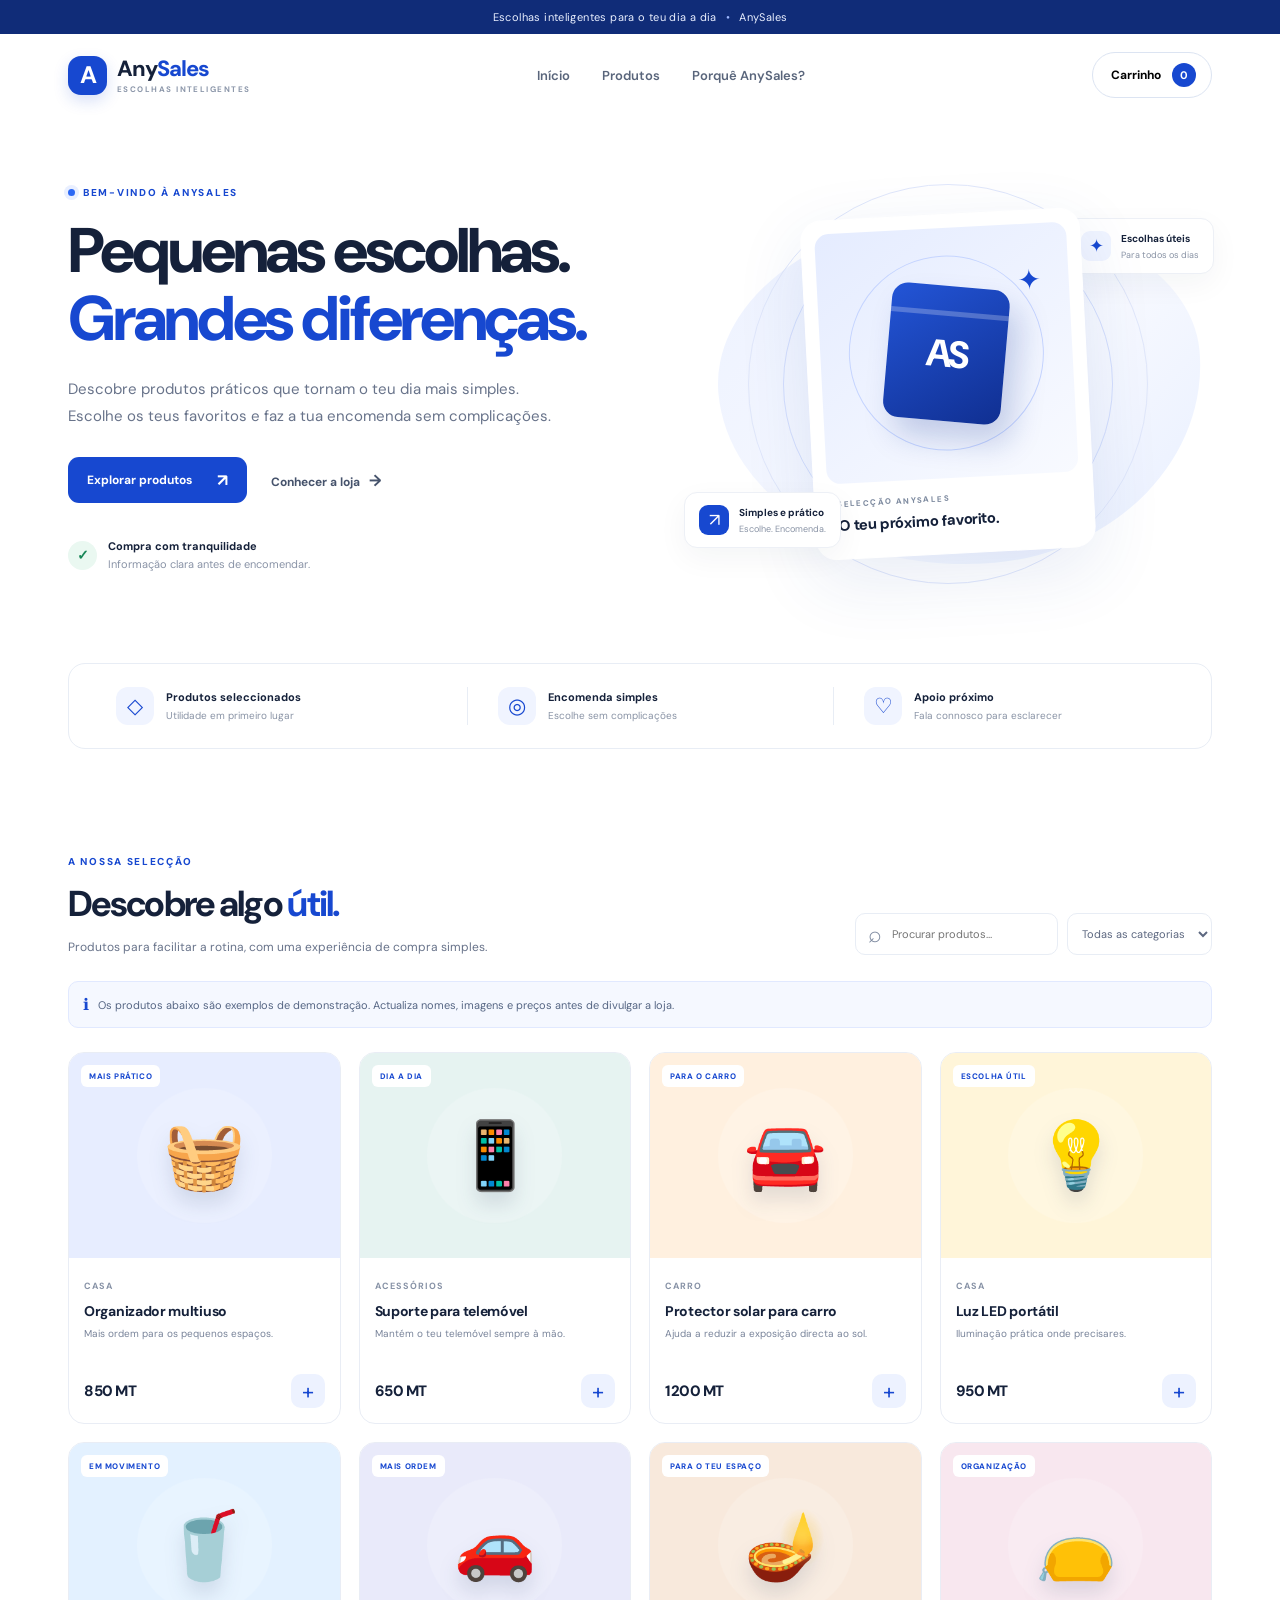
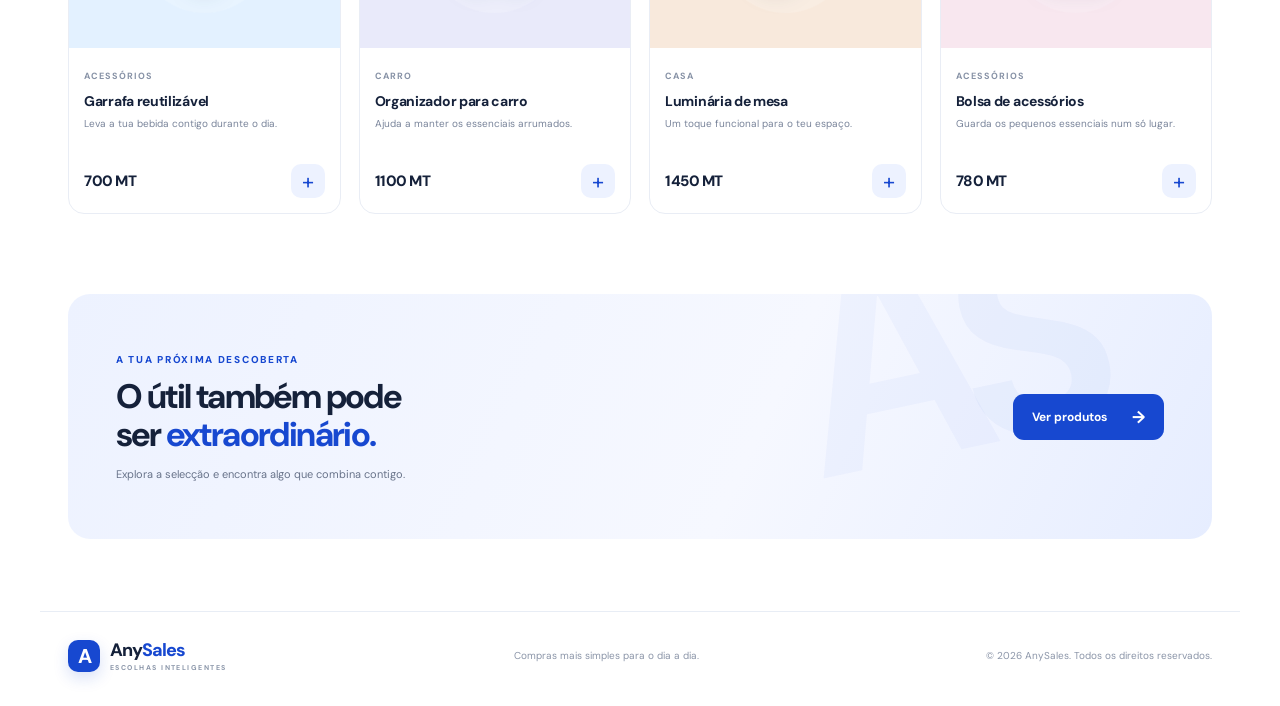
<file: index.html>
<!doctype html>
<html lang="pt-MZ">
<head>
  <meta charset="utf-8">
  <meta name="viewport" content="width=device-width, initial-scale=1">
  <meta name="theme-color" content="#123fbd">
  <meta name="description" content="AnySales — produtos úteis para o dia a dia, com encomendas simples em Moçambique.">
  <title>AnySales — Encontra. Escolhe. Recebe.</title>
  <link rel="preconnect" href="https://fonts.googleapis.com">
  <link rel="preconnect" href="https://fonts.gstatic.com" crossorigin>
  <link href="https://fonts.googleapis.com/css2?family=DM+Sans:wght@400;500;600;700;800&display=swap" rel="stylesheet">
  <link rel="stylesheet" href="styles.css">
  <script src="script.js" defer></script>
</head>
<body>
  <div class="announcement">Escolhas inteligentes para o teu dia a dia <span>•</span> AnySales</div>
  <header class="site-header">
    <a class="brand" href="#" aria-label="AnySales página inicial"><span class="brand-mark">A</span><span>Any<span class="brand-blue">Sales</span><small>ESCOLHAS INTELIGENTES</small></span></a>
    <nav class="desktop-nav" aria-label="Navegação principal">
      <a href="#inicio">Início</a><a href="#produtos">Produtos</a><a href="#vantagens">Porquê AnySales?</a>
    </nav>
    <button class="cart-button" id="open-cart" aria-label="Abrir carrinho">Carrinho <span id="cart-count">0</span></button>
  </header>
  <main>
    <section class="hero" id="inicio">
      <div class="hero-copy">
        <p class="eyebrow"><span class="eyebrow-dot"></span> BEM-VINDO À ANYSALES</p>
        <h1>Pequenas escolhas.<br><span>Grandes diferenças.</span></h1>
        <p class="hero-description">Descobre produtos práticos que tornam o teu dia mais simples. Escolhe os teus favoritos e faz a tua encomenda sem complicações.</p>
        <div class="hero-actions"><a class="primary-button" href="#produtos">Explorar produtos <span>↗</span></a><a class="text-link" href="#vantagens">Conhecer a loja <span>→</span></a></div>
        <div class="hero-proof"><div class="proof-icon">✓</div><p><strong>Compra com tranquilidade</strong><br><span>Informação clara antes de encomendar.</span></p></div>
      </div>
      <div class="hero-visual" aria-label="Seleção de produtos em destaque">
        <div class="hero-orbit orbit-one"></div><div class="hero-orbit orbit-two"></div>
        <div class="hero-note note-top"><span class="note-icon">✦</span><span><strong>Escolhas úteis</strong><small>Para todos os dias</small></span></div>
        <div class="hero-product-card">
          <div class="hero-product-art"><div class="art-circle"></div><div class="art-box"><span>AS</span></div><div class="art-spark">✦</div></div>
          <div class="hero-product-caption"><span>SELECÇÃO ANYSALES</span><strong>O teu próximo favorito.</strong></div>
        </div>
        <div class="hero-note note-bottom"><span class="note-icon blue-note">↗</span><span><strong>Simples e prático</strong><small>Escolhe. Encomenda.</small></span></div>
      </div>
    </section>
    <section class="benefits-strip" id="vantagens">
      <div><span class="benefit-icon">◇</span><span><strong>Produtos seleccionados</strong><small>Utilidade em primeiro lugar</small></span></div>
      <div><span class="benefit-icon">◎</span><span><strong>Encomenda simples</strong><small>Escolhe sem complicações</small></span></div>
      <div><span class="benefit-icon">♡</span><span><strong>Apoio próximo</strong><small>Fala connosco para esclarecer</small></span></div>
    </section>
    <section class="products-section" id="produtos">
      <div class="section-heading"><div><p class="eyebrow">A NOSSA SELECÇÃO</p><h2>Descobre algo <span>útil.</span></h2><p>Produtos para facilitar a rotina, com uma experiência de compra simples.</p></div><div class="product-controls"><label class="search-box"><span>⌕</span><input id="product-search" type="search" placeholder="Procurar produtos…" aria-label="Procurar produtos"></label><select id="category-filter" aria-label="Filtrar por categoria"><option value="all">Todas as categorias</option><option value="Casa">Casa</option><option value="Carro">Carro</option><option value="Acessórios">Acessórios</option></select></div></div>
      <div class="demo-notice"><span>ℹ</span> Os produtos abaixo são exemplos de demonstração. Actualiza nomes, imagens e preços antes de divulgar a loja.</div>
      <div class="product-grid" id="product-grid" aria-live="polite"></div>
      <p class="empty-state" id="empty-state" hidden>Não encontrámos produtos com essa pesquisa. Experimenta outro termo.</p>
    </section>
    <section class="closing-banner"><div><p class="eyebrow">A TUA PRÓXIMA DESCOBERTA</p><h2>O útil também pode<br>ser <span>extraordinário.</span></h2><p>Explora a selecção e encontra algo que combina contigo.</p></div><a class="light-button" href="#produtos">Ver produtos <span>→</span></a><div class="banner-decoration">A<span>S</span></div></section>
  </main>
  <footer class="site-footer"><a class="brand footer-brand" href="#"><span class="brand-mark">A</span><span>Any<span class="brand-blue">Sales</span><small>ESCOLHAS INTELIGENTES</small></span></a><p>Compras mais simples para o dia a dia.</p><span class="copyright">© <span id="year"></span> AnySales. Todos os direitos reservados.</span></footer>
  <div class="cart-overlay" id="cart-overlay" hidden></div>
  <aside class="cart-drawer" id="cart-drawer" aria-label="Carrinho de compras" aria-hidden="true">
    <div class="cart-header"><div><p class="eyebrow">A TUA SELECÇÃO</p><h2>O teu carrinho</h2></div><button class="close-cart" id="close-cart" aria-label="Fechar carrinho">×</button></div>
    <div class="cart-items" id="cart-items"></div>
    <div class="cart-empty" id="cart-empty"><span>🛍</span><h3>Ainda está vazio</h3><p>Adiciona um produto de que gostes e ele aparecerá aqui.</p><button class="primary-button" id="continue-shopping">Explorar produtos</button></div>
    <div class="cart-footer" id="cart-footer" hidden><div class="cart-total"><span>Total estimado</span><strong id="cart-total">0 MT</strong></div><p>O custo de entrega e a disponibilidade devem ser confirmados antes do pagamento.</p><button class="primary-button checkout-button" id="checkout-button">Preparar encomenda <span>→</span></button></div>
  </aside>
  <div class="toast" id="toast" role="status" aria-live="polite"></div>
</body>
</html>
</file>
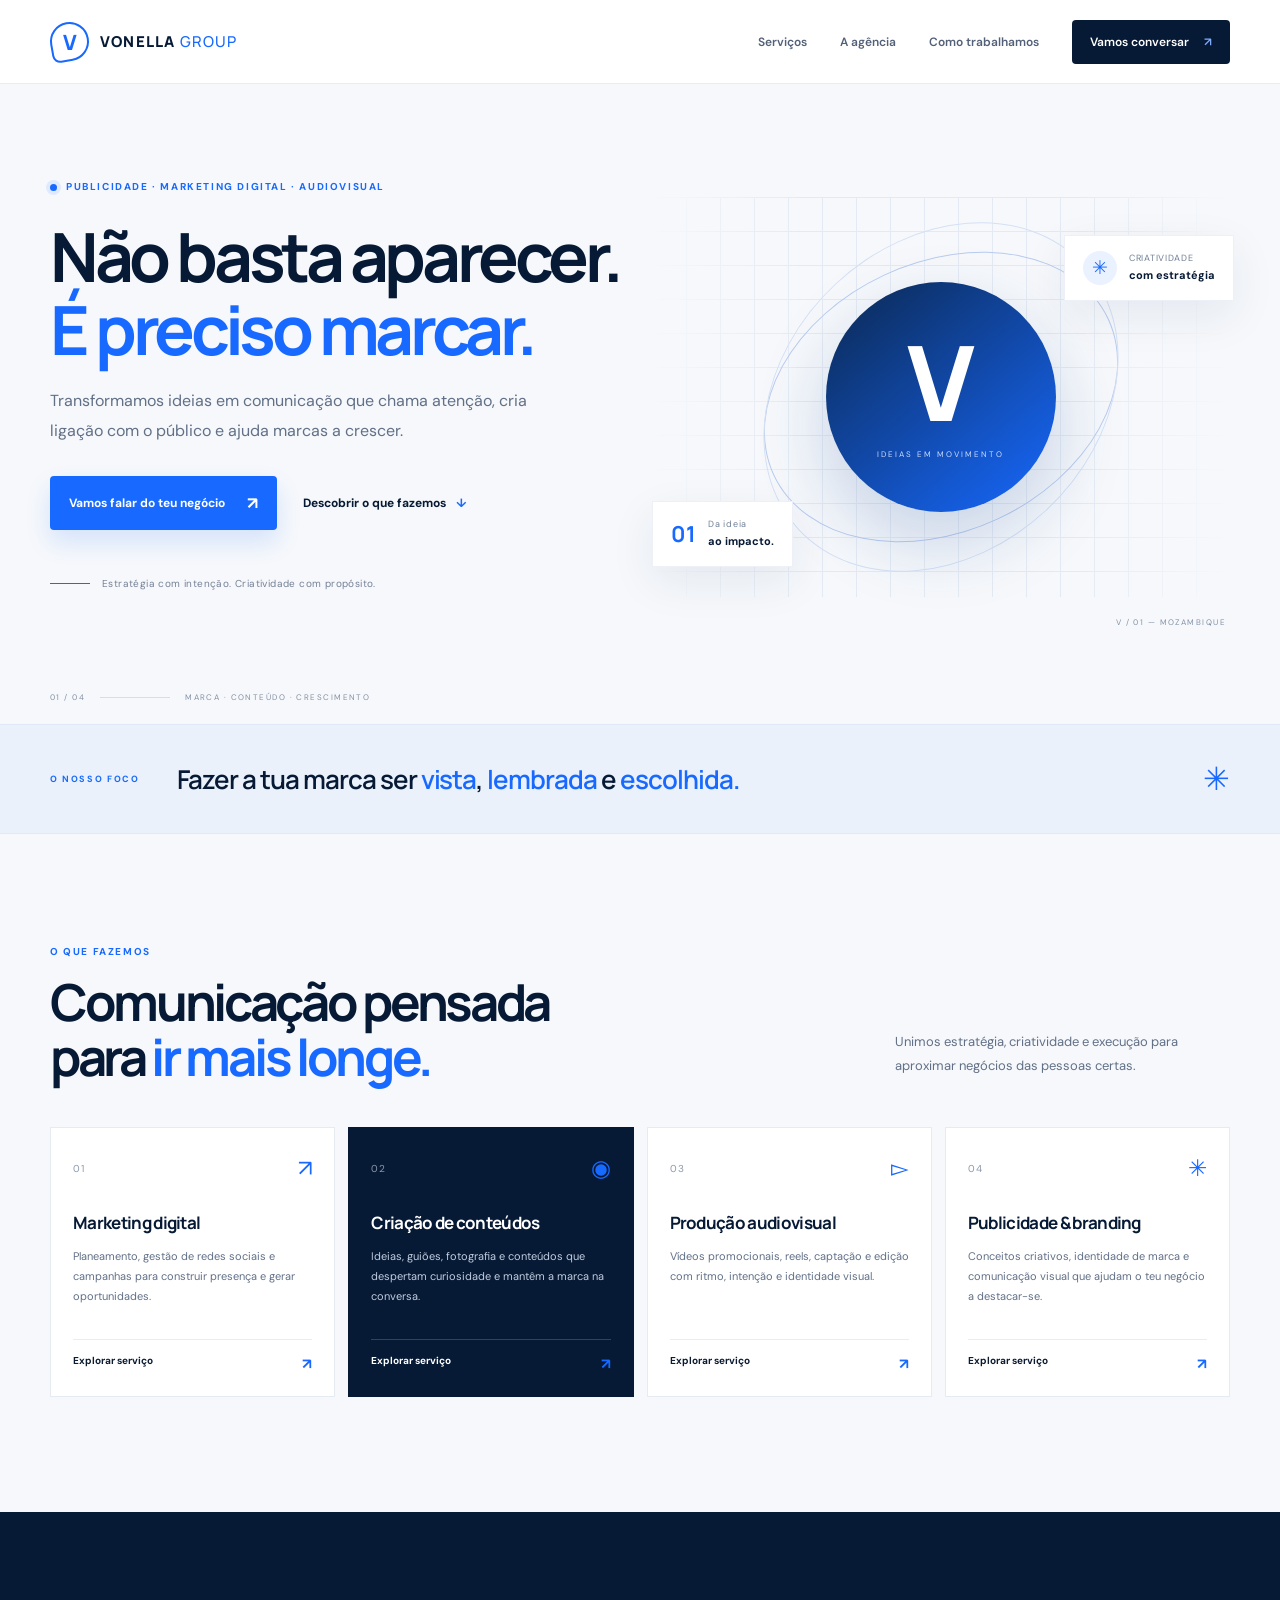
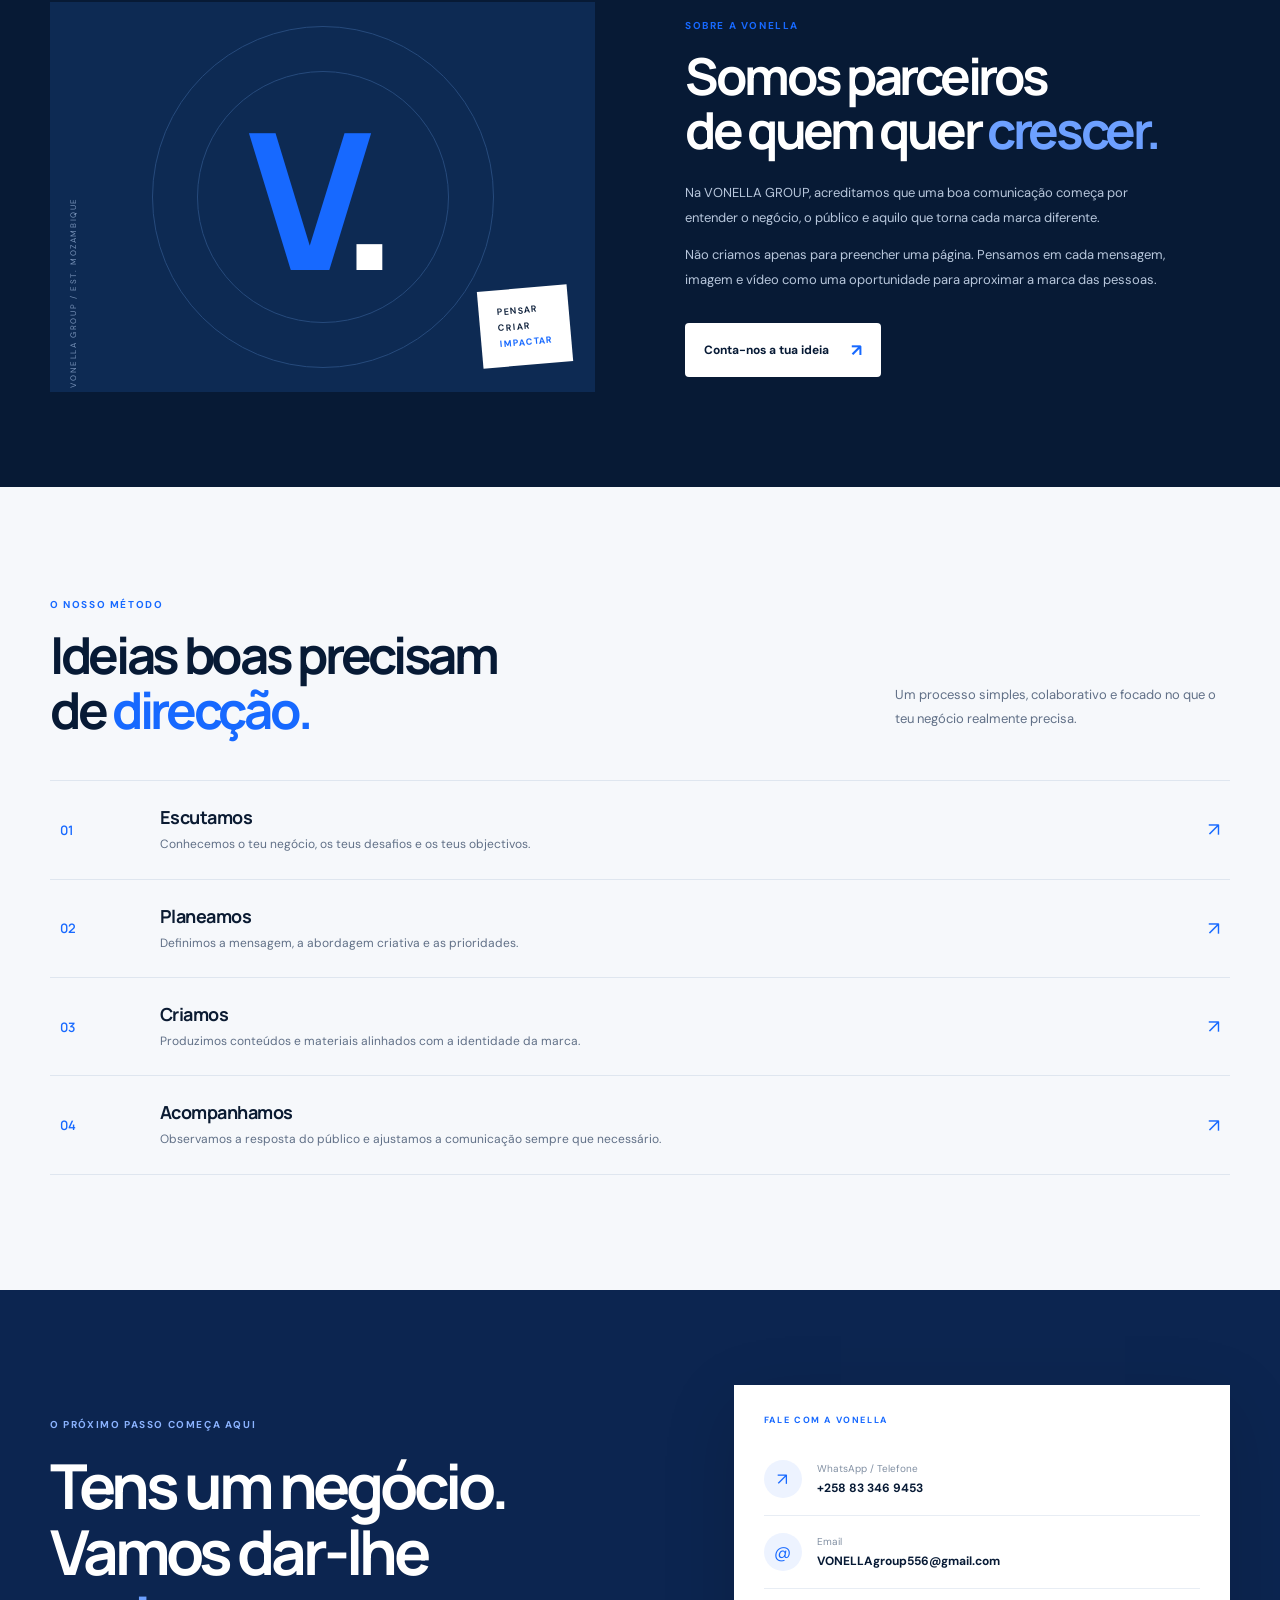
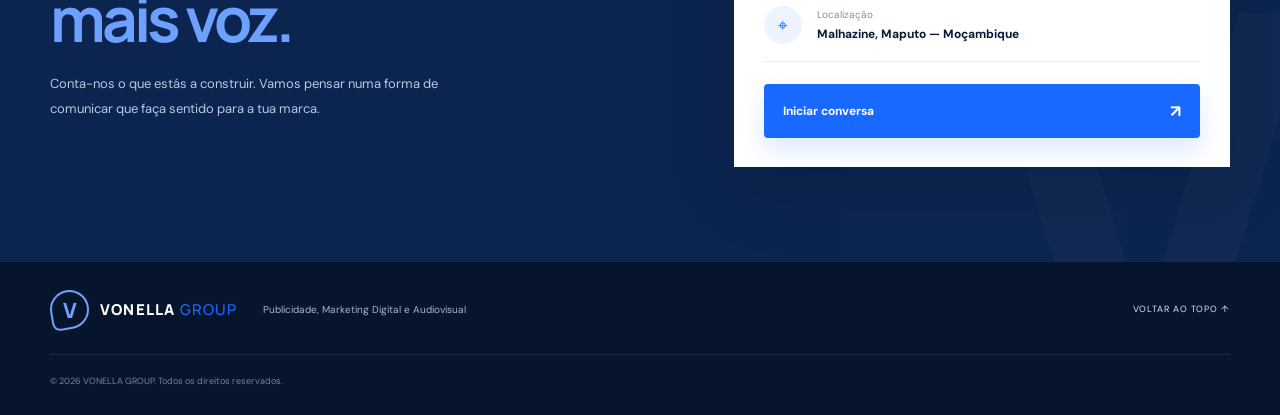
<file: vonella/index.html>
<!doctype html>
<html lang="pt-MZ">
<head>
  <meta charset="utf-8">
  <meta name="viewport" content="width=device-width, initial-scale=1">
  <meta name="theme-color" content="#071a35">
  <meta name="description" content="VONELLA GROUP — Publicidade, marketing digital e audiovisual. Estratégia, conteúdo e criatividade para marcas que querem crescer.">
  <title>VONELLA GROUP — Ideias que movem marcas</title>
  <link rel="stylesheet" href="styles.css">
</head>
<body>
  <header class="site-header">
    <a class="brand" href="#inicio" aria-label="VONELLA GROUP, início">
      <span class="brand-mark"><span>V</span></span>
      <span class="brand-name">VONELLA <b>GROUP</b></span>
    </a>
    <button class="menu-toggle" aria-label="Abrir menu" aria-expanded="false"><span></span><span></span></button>
    <nav class="nav-links" aria-label="Navegação principal">
      <a href="#servicos">Serviços</a>
      <a href="#sobre">A agência</a>
      <a href="#processo">Como trabalhamos</a>
      <a class="nav-cta" href="#contacto">Vamos conversar <span>↗</span></a>
    </nav>
  </header>

  <main>
    <section class="hero section-wrap" id="inicio">
      <div class="hero-copy">
        <div class="eyebrow"><span class="eyebrow-dot"></span> PUBLICIDADE · MARKETING DIGITAL · AUDIOVISUAL</div>
        <h1>Não basta aparecer.<br><span>É preciso marcar.</span></h1>
        <p class="hero-lead">Transformamos ideias em comunicação que chama atenção, cria ligação com o público e ajuda marcas a crescer.</p>
        <div class="hero-actions">
          <a class="button button-primary" href="#contacto">Vamos falar do teu negócio <span>↗</span></a>
          <a class="text-link" href="#servicos">Descobrir o que fazemos <span>↓</span></a>
        </div>
        <div class="hero-proof"><span class="proof-line"></span><span>Estratégia com intenção. Criatividade com propósito.</span></div>
      </div>
      <div class="hero-art" aria-label="Composição gráfica da VONELLA GROUP">
        <div class="art-grid"></div>
        <div class="orbit orbit-one"></div><div class="orbit orbit-two"></div>
        <div class="art-core"><span class="core-v">V</span><span class="core-caption">IDEIAS EM MOVIMENTO</span></div>
        <div class="float-card card-top"><span class="float-icon">✳</span><span>CRIATIVIDADE<br><b>com estratégia</b></span></div>
        <div class="float-card card-bottom"><span class="float-number">01</span><span>Da ideia<br><b>ao impacto.</b></span></div>
        <div class="art-label">V / 01 — MOZAMBIQUE</div>
      </div>
      <div class="hero-bottom"><span>01 / 04</span><span class="bottom-rule"></span><span>MARCA · CONTEÚDO · CRESCIMENTO</span></div>
    </section>

    <section class="intro-strip">
      <div class="section-wrap strip-inner"><span class="strip-label">O NOSSO FOCO</span><p>Fazer a tua marca ser <em>vista</em>, <em>lembrada</em> e <em>escolhida.</em></p><span class="strip-star">✳</span></div>
    </section>

    <section class="services section-wrap section-pad" id="servicos">
      <div class="section-heading">
        <div><div class="eyebrow">O QUE FAZEMOS</div><h2>Comunicação pensada<br>para <span>ir mais longe.</span></h2></div>
        <p>Unimos estratégia, criatividade e execução para aproximar negócios das pessoas certas.</p>
      </div>
      <div class="service-grid">
        <article class="service-card"><div class="service-top"><span class="service-index">01</span><span class="service-symbol">↗</span></div><h3>Marketing digital</h3><p>Planeamento, gestão de redes sociais e campanhas para construir presença e gerar oportunidades.</p><a href="#contacto" aria-label="Falar sobre marketing digital">Explorar serviço <span>↗</span></a></article>
        <article class="service-card featured"><div class="service-top"><span class="service-index">02</span><span class="service-symbol">◉</span></div><h3>Criação de conteúdos</h3><p>Ideias, guiões, fotografia e conteúdos que despertam curiosidade e mantêm a marca na conversa.</p><a href="#contacto" aria-label="Falar sobre criação de conteúdos">Explorar serviço <span>↗</span></a></article>
        <article class="service-card"><div class="service-top"><span class="service-index">03</span><span class="service-symbol">▻</span></div><h3>Produção audiovisual</h3><p>Vídeos promocionais, reels, captação e edição com ritmo, intenção e identidade visual.</p><a href="#contacto" aria-label="Falar sobre produção audiovisual">Explorar serviço <span>↗</span></a></article>
        <article class="service-card"><div class="service-top"><span class="service-index">04</span><span class="service-symbol">✳</span></div><h3>Publicidade &amp; branding</h3><p>Conceitos criativos, identidade de marca e comunicação visual que ajudam o teu negócio a destacar-se.</p><a href="#contacto" aria-label="Falar sobre publicidade e branding">Explorar serviço <span>↗</span></a></article>
      </div>
    </section>

    <section class="about-section" id="sobre">
      <div class="section-wrap about-layout">
        <div class="about-visual"><div class="about-big">V<span>.</span></div><div class="about-stamp">PENSAR<br>CRIAR<br><b>IMPACTAR</b></div><div class="about-side">VONELLA GROUP / EST. MOZAMBIQUE</div></div>
        <div class="about-copy"><div class="eyebrow">SOBRE A VONELLA</div><h2>Somos parceiros<br>de quem quer <span>crescer.</span></h2><p>Na VONELLA GROUP, acreditamos que uma boa comunicação começa por entender o negócio, o público e aquilo que torna cada marca diferente.</p><p>Não criamos apenas para preencher uma página. Pensamos em cada mensagem, imagem e vídeo como uma oportunidade para aproximar a marca das pessoas.</p><a class="button button-light" href="#contacto">Conta-nos a tua ideia <span>↗</span></a></div>
      </div>
    </section>

    <section class="process section-wrap section-pad" id="processo">
      <div class="section-heading">
        <div><div class="eyebrow">O NOSSO MÉTODO</div><h2>Ideias boas precisam<br>de <span>direcção.</span></h2></div>
        <p>Um processo simples, colaborativo e focado no que o teu negócio realmente precisa.</p>
      </div>
      <div class="process-list">
        <article><span>01</span><div><h3>Escutamos</h3><p>Conhecemos o teu negócio, os teus desafios e os teus objectivos.</p></div><span class="process-arrow">↗</span></article>
        <article><span>02</span><div><h3>Planeamos</h3><p>Definimos a mensagem, a abordagem criativa e as prioridades.</p></div><span class="process-arrow">↗</span></article>
        <article><span>03</span><div><h3>Criamos</h3><p>Produzimos conteúdos e materiais alinhados com a identidade da marca.</p></div><span class="process-arrow">↗</span></article>
        <article><span>04</span><div><h3>Acompanhamos</h3><p>Observamos a resposta do público e ajustamos a comunicação sempre que necessário.</p></div><span class="process-arrow">↗</span></article>
      </div>
    </section>

    <section class="contact-section" id="contacto">
      <div class="section-wrap contact-layout">
        <div><div class="eyebrow eyebrow-light">O PRÓXIMO PASSO COMEÇA AQUI</div><h2>Tens um negócio.<br>Vamos dar-lhe<br><span>mais voz.</span></h2><p>Conta-nos o que estás a construir. Vamos pensar numa forma de comunicar que faça sentido para a tua marca.</p></div>
        <div class="contact-card"><span class="contact-card-label">FALE COM A VONELLA</span><a class="contact-line" href="https://wa.me/258833469453" target="_blank" rel="noopener"><span class="contact-icon">↗</span><span><small>WhatsApp / Telefone</small><b>+258 83 346 9453</b></span></a><a class="contact-line" href="mailto:VONELLAgroup556@gmail.com"><span class="contact-icon">@</span><span><small>Email</small><b>VONELLAgroup556@gmail.com</b></span></a><div class="contact-line contact-location"><span class="contact-icon">⌖</span><span><small>Localização</small><b>Malhazine, Maputo — Moçambique</b></span></div><a class="button button-primary contact-button" href="https://wa.me/258833469453?text=Ol%C3%A1%20VONELLA%20GROUP%2C%20gostaria%20de%20conversar%20sobre%20os%20vossos%20servi%C3%A7os." target="_blank" rel="noopener">Iniciar conversa <span>↗</span></a></div>
      </div>
    </section>
  </main>

  <footer class="site-footer"><a class="brand footer-brand" href="#inicio"><span class="brand-mark"><span>V</span></span><span class="brand-name">VONELLA <b>GROUP</b></span></a><span>Publicidade, Marketing Digital e Audiovisual</span><a href="#inicio" class="back-top">VOLTAR AO TOPO ↑</a><span class="copyright">© <span id="year"></span> VONELLA GROUP. Todos os direitos reservados.</span></footer>
  <script src="script.js"></script>
</body>
</html>
</file>
<file: styles.css>
:root{--blue:#1748d0;--blue-dark:#1035a5;--ink:#15213a;--muted:#68738a;--line:#e8edf5;--pale:#f4f7ff;--white:#fff;--radius:22px}*{box-sizing:border-box}html{scroll-behavior:smooth;scroll-padding-top:90px}body{margin:0;font-family:"DM Sans",Arial,sans-serif;color:var(--ink);background:#fff;-webkit-font-smoothing:antialiased}a{color:inherit;text-decoration:none}button,input,select{font:inherit}button,a,select{-webkit-tap-highlight-color:transparent}.announcement{height:34px;background:#102c78;color:#eaf0ff;text-align:center;font-size:11px;letter-spacing:.035em;display:flex;align-items:center;justify-content:center;gap:9px}.announcement span{color:#9eb8ff}.site-header{height:82px;max-width:1200px;padding:0 28px;margin:auto;display:flex;align-items:center;justify-content:space-between;gap:24px}.brand{display:flex;align-items:center;gap:10px;font-size:22px;font-weight:800;letter-spacing:-1px;line-height:1}.brand-mark{width:39px;height:39px;display:grid;place-items:center;border-radius:13px;background:var(--blue);color:white;font-size:24px;font-weight:800;letter-spacing:-2px;box-shadow:0 6px 15px #1748d02b}.brand-blue{color:var(--blue)}.brand small{display:block;font-size:8px;letter-spacing:1.45px;color:#8b96a9;font-weight:700;margin-top:5px}.desktop-nav{display:flex;gap:32px;align-items:center;color:#59657b;font-size:13px;font-weight:600}.desktop-nav a:hover,.text-link:hover{color:var(--blue)}.cart-button{border:1px solid #dce4f2;background:white;border-radius:30px;padding:10px 15px 10px 18px;font-size:12px;font-weight:700;display:flex;align-items:center;gap:11px;cursor:pointer}.cart-button span{width:24px;height:24px;border-radius:50%;background:var(--blue);color:white;display:grid;place-items:center;font-size:11px}.hero{max-width:1200px;padding:58px 28px 70px;margin:auto;display:grid;grid-template-columns:1.04fr .96fr;gap:44px;align-items:center;min-height:510px}.hero-copy{padding:12px 0 20px}.eyebrow{font-size:10px;letter-spacing:1.7px;font-weight:800;color:var(--blue);margin:0 0 18px;display:flex;align-items:center;gap:8px}.eyebrow-dot{width:7px;height:7px;background:#2c68f4;border-radius:50%;box-shadow:0 0 0 4px #e9efff}.hero h1{font-size:clamp(39px,5vw,63px);line-height:1.08;letter-spacing:-3.1px;margin:0;max-width:590px;font-weight:800}.hero h1 span,.section-heading h2 span,.closing-banner h2 span{color:var(--blue)}.hero-description{max-width:490px;font-size:15px;line-height:1.8;color:var(--muted);margin:23px 0 27px}.hero-actions{display:flex;align-items:center;gap:24px;flex-wrap:wrap}.primary-button,.light-button{display:inline-flex;align-items:center;justify-content:center;gap:25px;border:0;border-radius:11px;padding:15px 19px;background:var(--blue);color:#fff;font-size:12px;font-weight:700;cursor:pointer;transition:transform .2s,background .2s}.primary-button:hover{background:var(--blue-dark);transform:translateY(-2px)}.primary-button span,.light-button span{font-size:17px;line-height:12px}.text-link{font-size:12px;font-weight:700;color:#46536c}.text-link span{margin-left:6px;font-size:16px}.hero-proof{display:flex;align-items:center;gap:11px;margin-top:34px}.proof-icon{height:29px;width:29px;display:grid;place-items:center;background:#eaf8f1;color:#188657;border-radius:50%;font-size:14px;font-weight:800}.hero-proof p{font-size:11px;line-height:1.65;margin:0}.hero-proof strong{font-size:11px}.hero-proof p span{color:#8a94a7}.hero-visual{position:relative;min-height:395px;display:grid;place-items:center;isolation:isolate}.hero-visual:before{content:"";position:absolute;inset:28px 10px 16px 35px;background:linear-gradient(135deg,#edf2ff,#f7f9ff 60%,#e8efff);border-radius:48% 52% 46% 54% / 45% 45% 55% 55%;z-index:-2;transform:rotate(-5deg)}.hero-orbit{position:absolute;border:1px solid #d3defd;border-radius:50%;z-index:-1}.orbit-one{width:330px;height:330px}.orbit-two{width:400px;height:400px;border-color:#e0e7fb}.hero-product-card{width:min(280px,70%);background:white;border:1px solid #ffffff;border-radius:21px;padding:13px;box-shadow:0 22px 70px #2549a51b;transform:rotate(-3deg)}.hero-product-art{height:250px;background:linear-gradient(145deg,#e5ecff,#f8faff);border-radius:14px;display:grid;place-items:center;position:relative;overflow:hidden}.art-circle{position:absolute;width:195px;height:195px;border:1px solid #c6d5ff;border-radius:50%;left:50%;top:50%;transform:translate(-50%,-50%)}.art-box{width:118px;height:135px;border-radius:16px;background:linear-gradient(145deg,#2355d7,#102f91);box-shadow:12px 18px 30px #102f9135;display:grid;place-items:center;transform:rotate(8deg);position:relative}.art-box:before{content:"";position:absolute;left:0;right:0;top:25px;height:5px;background:#ffffff3d}.art-box span{font-size:38px;font-weight:800;color:#fff;letter-spacing:-4px}.art-spark{position:absolute;right:28px;top:38px;font-size:28px;color:#1748d0}.hero-product-caption{padding:15px 9px 10px;display:flex;flex-direction:column;gap:7px}.hero-product-caption span{font-size:8px;font-weight:800;letter-spacing:1.4px;color:#7d8a9f}.hero-product-caption strong{font-size:15px;letter-spacing:-.4px}.hero-note{position:absolute;background:#fff;border:1px solid #edf0f6;box-shadow:0 10px 30px #15213a0c;border-radius:13px;padding:12px 14px;display:flex;gap:10px;align-items:center}.note-top{top:32px;right:-2px}.note-bottom{bottom:33px;left:0}.note-icon{width:30px;height:30px;display:grid;place-items:center;background:#f0f4ff;color:var(--blue);border-radius:9px;font-size:18px}.blue-note{background:var(--blue);color:white}.hero-note strong,.hero-note small{display:block}.hero-note strong{font-size:10px}.hero-note small{font-size:9px;color:#8993a5;margin-top:4px}.benefits-strip{max-width:1144px;margin:0 auto 30px;padding:23px 32px;border:1px solid var(--line);border-radius:17px;display:grid;grid-template-columns:repeat(3,1fr);gap:20px}.benefits-strip>div{display:flex;align-items:center;gap:12px;padding-left:15px}.benefits-strip>div+div{border-left:1px solid var(--line);padding-left:30px}.benefit-icon{width:38px;height:38px;display:grid;place-items:center;background:#f0f4ff;border-radius:12px;color:var(--blue);font-size:21px}.benefits-strip strong,.benefits-strip small{display:block}.benefits-strip strong{font-size:11px}.benefits-strip small{font-size:10px;color:#8993a5;margin-top:5px}.products-section{max-width:1200px;padding:76px 28px 80px;margin:auto}.section-heading{display:flex;align-items:flex-end;justify-content:space-between;gap:25px;margin-bottom:26px}.section-heading .eyebrow{margin-bottom:12px}.section-heading h2{font-size:36px;letter-spacing:-1.7px;margin:0}.section-heading>div:first-child>p:last-child{font-size:12px;color:var(--muted);margin:12px 0 0}.product-controls{display:flex;gap:9px;align-items:center}.search-box{display:flex;align-items:center;gap:8px;padding:0 12px;height:42px;border:1px solid var(--line);border-radius:10px;color:#7e8aa0}.search-box span{font-size:23px}.search-box input{width:155px;border:0;outline:0;font-size:11px;background:transparent;color:var(--ink)}.product-controls select{height:42px;max-width:175px;border:1px solid var(--line);border-radius:10px;padding:0 10px;background:white;color:#5d6880;font-size:11px;outline-color:var(--blue)}.demo-notice{background:#f5f8ff;border:1px solid #e1e9ff;color:#566684;padding:12px 14px;border-radius:10px;font-size:11px;display:flex;align-items:center;gap:9px;margin-bottom:24px}.demo-notice span{color:var(--blue);font-size:16px}.product-grid{display:grid;grid-template-columns:repeat(4,minmax(0,1fr));gap:18px}.product-card{border:1px solid #e9edf5;border-radius:16px;overflow:hidden;background:white;transition:transform .2s,box-shadow .2s}.product-card:hover{transform:translateY(-4px);box-shadow:0 14px 35px #172c5c0c}.product-image{height:205px;position:relative;display:grid;place-items:center;overflow:hidden;background:#f3f6ff}.product-image img{width:100%;height:100%;object-fit:cover;display:block}.product-image .product-art{font-size:66px;filter:drop-shadow(0 12px 10px #192f5720);position:relative;z-index:1}.product-image .art-backdrop{position:absolute;width:135px;height:135px;border-radius:50%;background:#dce6ff}.product-tag{position:absolute;top:12px;left:12px;background:#fff;border-radius:6px;padding:6px 8px;color:var(--blue);font-size:8px;letter-spacing:.6px;font-weight:800;z-index:2}.product-info{padding:15px}.product-category{font-size:9px;letter-spacing:1px;text-transform:uppercase;color:#8792a6;font-weight:700}.product-info h3{font-size:14px;letter-spacing:-.3px;margin:8px 0 6px}.product-info p{font-size:10px;line-height:1.6;color:#79849a;min-height:32px;margin:0}.product-bottom{display:flex;align-items:center;justify-content:space-between;gap:7px;margin-top:16px}.product-price{font-size:15px;font-weight:800;letter-spacing:-.5px}.product-price small{font-size:9px;color:#7b879a;font-weight:500}.add-button{width:34px;height:34px;border:0;border-radius:10px;background:#edf2ff;color:var(--blue);font-size:22px;display:grid;place-items:center;cursor:pointer;transition:background .2s,color .2s}.add-button:hover{background:var(--blue);color:white}.empty-state{text-align:center;padding:40px;color:var(--muted);font-size:13px}.closing-banner{max-width:1144px;min-height:245px;margin:0 auto 72px;padding:42px 48px;border-radius:22px;background:linear-gradient(115deg,#edf2ff,#f6f8ff 60%,#e6edff);position:relative;overflow:hidden;display:flex;align-items:center;justify-content:space-between;gap:25px}.closing-banner>div:first-child{position:relative;z-index:1}.closing-banner .eyebrow{margin-bottom:12px}.closing-banner h2{font-size:34px;line-height:1.13;letter-spacing:-1.6px;margin:0}.closing-banner>div>p:last-child{font-size:11px;color:var(--muted);margin:12px 0 0}.light-button{background:var(--blue);position:relative;z-index:1;white-space:nowrap}.banner-decoration{position:absolute;right:125px;top:-70px;font-size:270px;line-height:1;font-weight:800;letter-spacing:-25px;color:#1748d008;transform:rotate(-12deg);pointer-events:none}.banner-decoration span{color:#1748d00a}.site-footer{max-width:1200px;padding:27px 28px 34px;margin:auto;border-top:1px solid var(--line);display:flex;align-items:center;justify-content:space-between;gap:18px}.footer-brand{font-size:18px}.footer-brand .brand-mark{width:32px;height:32px;font-size:20px;border-radius:10px}.footer-brand small{font-size:7px}.site-footer>p,.copyright{font-size:10px;color:#8b95a8}.cart-overlay{position:fixed;inset:0;background:#0c16336b;z-index:20;backdrop-filter:blur(2px)}.cart-drawer{position:fixed;right:0;top:0;height:100dvh;width:min(430px,100%);background:#fff;z-index:21;padding:25px;display:flex;flex-direction:column;box-shadow:-15px 0 60px #10234a15;transform:translateX(102%);transition:transform .25s ease;visibility:hidden}.cart-drawer.is-open{transform:translateX(0);visibility:visible}.cart-header{display:flex;align-items:center;justify-content:space-between;padding-bottom:20px;border-bottom:1px solid var(--line)}.cart-header .eyebrow{margin-bottom:7px}.cart-header h2{margin:0;font-size:24px;letter-spacing:-1px}.close-cart{border:0;background:#f2f5fa;border-radius:50%;width:36px;height:36px;font-size:25px;cursor:pointer;color:#536078}.cart-items{overflow:auto;flex:1}.cart-line{display:grid;grid-template-columns:55px 1fr auto;gap:12px;padding:16px 0;border-bottom:1px solid var(--line);align-items:center}.cart-line-art{width:55px;height:55px;border-radius:10px;background:#eef3ff;display:grid;place-items:center;font-size:25px}.cart-line h3{font-size:12px;margin:0 0 5px}.cart-line p{font-size:11px;color:var(--muted);margin:0}.quantity-controls{display:flex;align-items:center;gap:9px;margin-top:9px}.quantity-controls button{width:24px;height:24px;border:1px solid var(--line);border-radius:7px;background:white;cursor:pointer}.quantity-controls span{font-size:11px}.remove-item{border:0;background:none;color:#8c96a8;font-size:10px;text-decoration:underline;cursor:pointer;margin-top:5px}.cart-empty{margin:auto;text-align:center;max-width:260px}.cart-empty>span{font-size:35px}.cart-empty h3{font-size:19px;margin:14px 0 7px}.cart-empty p{font-size:12px;line-height:1.7;color:var(--muted);margin-bottom:20px}.cart-empty .primary-button{gap:0}.cart-footer{padding-top:20px;border-top:1px solid var(--line)}.cart-total{display:flex;align-items:center;justify-content:space-between}.cart-total span{font-size:12px;color:var(--muted)}.cart-total strong{font-size:22px}.cart-footer>p{font-size:10px;color:#8791a3;line-height:1.6}.checkout-button{width:100%;justify-content:space-between}.toast{position:fixed;left:50%;bottom:24px;transform:translate(-50%,20px);background:#13213d;color:white;border-radius:10px;padding:12px 18px;font-size:12px;box-shadow:0 8px 30px #15213a30;opacity:0;pointer-events:none;transition:all .2s;z-index:30;max-width:calc(100% - 30px)}.toast.show{opacity:1;transform:translate(-50%,0)}body.cart-open{overflow:hidden}button:focus-visible,a:focus-visible,input:focus-visible,select:focus-visible{outline:3px solid #91adff;outline-offset:3px}@media(max-width:900px){.hero{gap:20px;padding-top:40px}.hero h1{font-size:48px}.hero-visual{min-height:350px}.hero-product-art{height:220px}.orbit-one{width:280px;height:280px}.orbit-two{width:340px;height:340px}.product-grid{grid-template-columns:repeat(2,minmax(0,1fr))}.product-image{height:220px}.section-heading{align-items:flex-start;flex-direction:column}.product-controls{width:100%}.search-box{flex:1}.search-box input{width:100%}.product-controls select{max-width:210px;width:45%}.benefits-strip{margin-left:20px;margin-right:20px;padding:20px 12px}.benefits-strip>div{padding-left:8px;gap:8px}.benefits-strip>div+div{padding-left:15px}.benefits-strip strong{font-size:10px}.benefits-strip small{font-size:9px}.closing-banner{margin-left:20px;margin-right:20px}}@media(max-width:620px){.announcement{font-size:9px}.site-header{height:70px;padding:0 18px}.brand{font-size:20px}.brand-mark{width:35px;height:35px}.desktop-nav{display:none}.cart-button{padding:7px 8px 7px 12px;gap:8px}.hero{display:flex;flex-direction:column;align-items:stretch;padding:35px 20px 35px;gap:12px}.hero-copy{padding:0}.hero h1{font-size:clamp(39px,10vw,53px);letter-spacing:-2.5px}.hero-description{font-size:13px;margin:18px 0 22px}.hero-actions{gap:17px}.primary-button,.light-button{padding:14px 15px;gap:16px}.hero-proof{margin-top:25px}.hero-visual{min-height:335px;margin-top:5px}.hero-visual:before{inset:18px 14px 15px}.hero-product-card{width:230px}.hero-product-art{height:185px}.art-box{width:90px;height:108px}.art-circle{width:155px;height:155px}.orbit-one{width:245px;height:245px}.orbit-two{width:295px;height:295px}.note-top{top:16px;right:-1px}.note-bottom{bottom:14px;left:-1px}.hero-note{padding:9px 10px}.note-icon{width:26px;height:26px}.hero-note strong{font-size:9px}.hero-note small{font-size:8px}.benefits-strip{grid-template-columns:1fr;gap:0;margin:0 18px 15px;padding:5px 17px}.benefits-strip>div,.benefits-strip>div+div{border-left:0;padding:12px 0}.benefits-strip>div+div{border-top:1px solid var(--line)}.benefits-strip strong{font-size:11px}.benefits-strip small{font-size:10px}.products-section{padding:50px 18px 55px}.section-heading h2{font-size:32px}.section-heading>div:first-child>p:last-child{line-height:1.7}.product-controls{gap:7px}.search-box{height:40px;padding:0 9px}.search-box input{min-width:0;font-size:10px}.product-controls select{height:40px;padding:0 5px;font-size:10px}.demo-notice{align-items:flex-start;line-height:1.6}.product-grid{gap:10px}.product-image{height:155px}.product-image .product-art{font-size:49px}.product-image .art-backdrop{width:95px;height:95px}.product-tag{top:8px;left:8px;font-size:7px;padding:5px 6px}.product-info{padding:11px}.product-info h3{font-size:12px;line-height:1.4}.product-info p{font-size:9px;min-height:44px}.product-price{font-size:13px}.product-bottom{margin-top:12px}.add-button{width:31px;height:31px}.closing-banner{margin:0 18px 45px;padding:29px 23px;align-items:flex-start;flex-direction:column;gap:22px;min-height:0}.closing-banner h2{font-size:31px}.banner-decoration{right:0;top:30px;font-size:150px}.site-footer{padding:23px 18px;flex-wrap:wrap;gap:14px}.site-footer>p{order:3;width:100%;margin:0}.copyright{font-size:9px}.cart-drawer{padding:20px}.cart-header h2{font-size:22px}}@media(prefers-reduced-motion:reduce){*,*::before,*::after{scroll-behavior:auto!important;transition:none!important;animation:none!important}}
</file>
<file: vonella/styles.css>
@import url('https://fonts.googleapis.com/css2?family=DM+Sans:wght@400;500;600;700&family=Manrope:wght@400;500;600;700;800&display=swap');
:root{--navy:#071a35;--blue:#1769ff;--blue2:#4b8cff;--ink:#0b1b32;--muted:#617087;--paper:#f6f8fb;--line:#dfe6ef;--white:#fff;--heading:'Manrope',Arial,sans-serif;--body:'DM Sans',Arial,sans-serif}
*{box-sizing:border-box}html{scroll-behavior:smooth;scroll-padding-top:90px}body{margin:0;background:var(--paper);color:var(--ink);font-family:var(--body);-webkit-font-smoothing:antialiased}a{color:inherit;text-decoration:none}.section-wrap{width:min(1180px,calc(100% - 64px));margin:0 auto}.site-header{height:84px;padding:0 max(32px,calc((100% - 1180px)/2));display:flex;align-items:center;justify-content:space-between;background:#fff;border-bottom:1px solid #e9edf3;position:sticky;top:0;z-index:20}.brand{display:inline-flex;align-items:center;gap:11px}.brand-mark{width:39px;height:39px;border:2px solid var(--blue);border-radius:50% 50% 50% 8px;transform:rotate(-10deg);display:grid;place-items:center;color:var(--blue)}.brand-mark span{font:800 21px var(--heading);transform:rotate(10deg)}.brand-name{font:800 15px var(--heading);letter-spacing:.08em;color:var(--navy)}.brand-name b{font-weight:500;color:var(--blue)}.nav-links{display:flex;align-items:center;gap:33px;font-size:12px;font-weight:600;color:#526078}.nav-links>a:not(.nav-cta):hover{color:var(--blue)}.nav-cta{background:var(--navy);color:white;padding:14px 18px;border-radius:4px}.nav-cta span{margin-left:12px;color:#80aaff}.menu-toggle{display:none}.hero{min-height:640px;padding-top:74px;display:grid;grid-template-columns:1.02fr .98fr;position:relative;align-items:center;padding-bottom:88px}.hero-copy{position:relative;z-index:2;padding-bottom:25px}.eyebrow{display:flex;align-items:center;gap:9px;color:var(--blue);font-size:10px;font-weight:700;letter-spacing:.16em;line-height:1.6}.eyebrow-dot{width:7px;height:7px;background:var(--blue);border-radius:50%;box-shadow:0 0 0 4px #e0eaff}.hero h1,.section-heading h2,.about-copy h2,.contact-layout h2{font:700 clamp(42px,5.3vw,70px)/1.07 var(--heading);letter-spacing:-.065em;margin:25px 0 21px;color:var(--navy)}.hero h1 span,.section-heading h2 span,.about-copy h2 span{color:var(--blue)}.hero-lead{font-size:16px;line-height:1.85;color:var(--muted);max-width:500px}.hero-actions{display:flex;align-items:center;gap:26px;margin-top:30px;flex-wrap:wrap}.button{display:inline-flex;align-items:center;justify-content:space-between;gap:22px;padding:16px 19px;font-size:12px;font-weight:700;border-radius:4px;transition:transform .2s,background .2s}.button:hover{transform:translateY(-2px)}.button-primary{background:var(--blue);color:#fff;box-shadow:0 12px 25px #1769ff26}.button-primary:hover{background:#0955e5}.button span{font-size:17px}.text-link{font-size:12px;font-weight:700;color:var(--navy)}.text-link span{margin-left:7px;color:var(--blue)}.hero-proof{display:flex;align-items:center;gap:12px;margin-top:47px;color:#758196;font-size:10px;letter-spacing:.04em}.proof-line{height:1px;width:40px;background:var(--blue)}.hero-art{height:460px;position:relative;display:grid;place-items:center;isolation:isolate}.art-grid{position:absolute;inset:30px 0;background-image:linear-gradient(#d9e2ef 1px,transparent 1px),linear-gradient(90deg,#d9e2ef 1px,transparent 1px);background-size:34px 34px;mask-image:linear-gradient(90deg,transparent,black 25%,black 75%,transparent);opacity:.6}.orbit{position:absolute;border:1px solid #b9ccef;border-radius:50%;transform:rotate(-25deg)}.orbit-one{width:370px;height:270px}.orbit-two{width:310px;height:390px;transform:rotate(47deg);border-color:#d4e1f5}.art-core{width:230px;height:230px;border-radius:50%;background:linear-gradient(140deg,#0b2851,#1769ff);box-shadow:0 30px 70px #164b9d36;display:flex;flex-direction:column;align-items:center;justify-content:center;color:#fff;position:relative;z-index:1}.core-v{font:800 104px/.9 var(--heading);letter-spacing:-.12em;padding-right:12px}.core-caption{font-size:8px;letter-spacing:.25em;margin-top:20px;color:#c8dcff}.float-card{position:absolute;z-index:3;display:flex;align-items:center;gap:12px;background:#fff;padding:15px 18px;box-shadow:0 15px 45px #1a376214;border:1px solid #edf1f7;font-size:9px;letter-spacing:.08em;color:#718097;line-height:1.7}.float-card b{font-size:11px;letter-spacing:0;color:var(--navy)}.card-top{top:68px;right:-4px}.card-bottom{bottom:60px;left:0}.float-icon{width:34px;height:34px;border-radius:50%;background:#eaf1ff;color:var(--blue);display:grid;place-items:center;font-size:19px}.float-number{font:700 22px var(--heading);color:var(--blue)}.art-label{position:absolute;bottom:0;right:4px;font-size:8px;letter-spacing:.18em;color:#8593a8}.hero-bottom{position:absolute;bottom:22px;left:0;right:0;display:flex;align-items:center;gap:15px;color:#8591a4;font-size:8px;letter-spacing:.18em}.bottom-rule{height:1px;background:#d4deea;width:70px}.intro-strip{background:#eaf1fb;border-top:1px solid #e0e9f7;border-bottom:1px solid #e0e9f7}.strip-inner{display:flex;align-items:center;gap:38px;min-height:108px}.strip-label{font-size:9px;font-weight:700;letter-spacing:.18em;color:var(--blue);white-space:nowrap}.strip-inner p{font:600 clamp(18px,2.2vw,26px) var(--heading);letter-spacing:-.04em;color:var(--navy);margin:0}.strip-inner em{font-style:normal;color:var(--blue)}.strip-star{margin-left:auto;font-size:32px;color:var(--blue)}.section-pad{padding-top:110px;padding-bottom:115px}.section-heading{display:flex;justify-content:space-between;align-items:end;gap:40px;margin-bottom:43px}.section-heading h2,.about-copy h2{font-size:clamp(36px,4vw,51px);margin:15px 0 0}.section-heading>p{max-width:335px;margin:0 0 6px;color:var(--muted);font-size:13px;line-height:1.85}.service-grid{display:grid;grid-template-columns:repeat(4,1fr);gap:13px}.service-card{background:#fff;border:1px solid #e6ebf2;padding:25px 22px 22px;min-height:270px;display:flex;flex-direction:column;transition:transform .2s,border .2s,box-shadow .2s}.service-card:hover{transform:translateY(-5px);border-color:#b9d0ff;box-shadow:0 20px 35px #0d2d5a0c}.service-card.featured{background:var(--navy);border-color:var(--navy);color:white}.service-top{display:flex;align-items:center;justify-content:space-between;margin-bottom:28px}.service-index{font-size:10px;letter-spacing:.12em;color:#8a98ab}.service-symbol{font-size:23px;color:var(--blue)}.service-card h3{font:700 17px var(--heading);letter-spacing:-.04em;margin:0 0 13px;color:var(--navy)}.service-card.featured h3{color:#fff}.service-card p{font-size:11px;line-height:1.8;color:var(--muted);margin:0 0 22px}.service-card.featured p{color:#c1cde0}.service-card>a{margin-top:auto;padding-top:14px;border-top:1px solid #e9edf3;font-size:10px;font-weight:700;display:flex;justify-content:space-between}.service-card.featured>a{border-color:#31425d}.service-card>a span{color:var(--blue);font-size:15px}.about-section{background:var(--navy);color:white;overflow:hidden}.about-layout{display:grid;grid-template-columns:1fr 1fr;gap:90px;align-items:center;padding-top:90px;padding-bottom:95px}.about-visual{height:390px;background:#0d2a53;position:relative;display:grid;place-items:center;overflow:hidden}.about-visual:before,.about-visual:after{content:"";position:absolute;border:1px solid #264a7c;border-radius:50%;width:340px;height:340px}.about-visual:after{width:250px;height:250px}.about-big{font:800 190px/.8 var(--heading);letter-spacing:-.12em;color:#1769ff;position:relative;z-index:1;padding-right:20px}.about-big span{color:#fff}.about-stamp{position:absolute;right:25px;bottom:28px;background:#fff;color:var(--navy);font-size:9px;font-weight:600;letter-spacing:.12em;line-height:1.8;padding:14px 18px;transform:rotate(-5deg);z-index:2}.about-stamp b{color:var(--blue)}.about-side{position:absolute;left:18px;top:50%;writing-mode:vertical-rl;transform:rotate(180deg);font-size:8px;letter-spacing:.2em;color:#7993b9}.eyebrow-light{color:#8bb3ff}.about-copy h2{color:white;margin-bottom:23px}.about-copy h2 span{color:#6da0ff}.about-copy p{font-size:13px;line-height:1.9;color:#b8c7dc;max-width:480px}.button-light{background:#fff;color:var(--navy);margin-top:17px}.button-light span{color:var(--blue)}.process-list{border-top:1px solid var(--line)}.process-list article{display:grid;grid-template-columns:80px 1fr 35px;gap:20px;align-items:center;padding:24px 10px;border-bottom:1px solid var(--line);transition:padding .2s}.process-list article:hover{padding-left:20px;padding-right:0}.process-list article>span:first-child{font:600 13px var(--heading);color:var(--blue)}.process-list h3{font:700 18px var(--heading);margin:0 0 5px;letter-spacing:-.03em}.process-list p{font-size:12px;color:var(--muted);margin:0;line-height:1.7}.process-arrow{font-size:19px;color:var(--blue);text-align:right}.contact-section{background:#0c2550;color:white;padding:95px 0;position:relative;overflow:hidden}.contact-section:after{content:"V";position:absolute;right:-35px;bottom:-160px;font:800 520px/.9 var(--heading);color:#ffffff05;pointer-events:none}.contact-layout{display:grid;grid-template-columns:1fr .85fr;gap:100px;align-items:center;position:relative;z-index:1}.contact-layout h2{color:white;font-size:clamp(42px,5vw,62px);margin:20px 0}.contact-layout h2 span{color:#6da0ff}.contact-layout>div:first-child>p{font-size:13px;line-height:1.9;color:#b9c8df;max-width:420px}.contact-card{background:#fff;color:var(--navy);padding:29px 30px;box-shadow:0 20px 70px #0002}.contact-card-label{font-size:9px;letter-spacing:.18em;color:var(--blue);font-weight:700;display:block;margin-bottom:17px}.contact-line{display:flex;align-items:center;gap:15px;padding:17px 0;border-bottom:1px solid #e8edf4}.contact-icon{width:38px;height:38px;flex:0 0 38px;background:#edf3ff;color:var(--blue);display:grid;place-items:center;border-radius:50%;font-size:17px}.contact-line small{display:block;color:#8290a3;font-size:10px;margin-bottom:5px}.contact-line b{display:block;font-size:12px;overflow-wrap:anywhere}.contact-button{width:100%;margin-top:22px}.site-footer{background:#06152b;color:#a9b7cc;display:flex;align-items:center;gap:25px;padding:28px max(32px,calc((100% - 1180px)/2));flex-wrap:wrap;font-size:10px}.footer-brand .brand-name{color:white}.footer-brand .brand-mark{border-color:#6da0ff;color:#6da0ff}.back-top{margin-left:auto;color:#dce6f7;font-size:9px;letter-spacing:.1em}.copyright{width:100%;padding-top:20px;border-top:1px solid #1b2a42;color:#72839d;font-size:9px}
@media(max-width:1000px){.section-wrap{width:min(100% - 44px,850px)}.site-header{padding:0 22px}.nav-links{gap:18px}.hero{min-height:590px;grid-template-columns:1fr  .85fr;padding-top:55px}.hero-art{transform:scale(.9);margin-left:-15px}.hero h1{font-size:clamp(42px,5vw,60px)}.service-grid{grid-template-columns:repeat(2,1fr)}.service-card{min-height:245px}.about-layout{gap:45px}.contact-layout{gap:45px}.site-footer{padding-left:22px;padding-right:22px}}
@media(max-width:700px){.section-wrap{width:calc(100% - 38px)}.site-header{height:72px;padding:0 19px}.brand-name{font-size:13px}.brand-mark{width:34px;height:34px}.menu-toggle{display:flex;flex-direction:column;gap:5px;background:none;border:0;padding:10px;cursor:pointer}.menu-toggle span{height:2px;width:22px;background:var(--navy);display:block}.nav-links{display:none;position:absolute;top:71px;left:0;right:0;background:white;padding:20px 22px 24px;box-shadow:0 20px 30px #0b1b3212;flex-direction:column;align-items:stretch;gap:0}.nav-links.open{display:flex}.nav-links>a{padding:14px 4px;border-bottom:1px solid #edf0f5}.nav-links .nav-cta{margin-top:10px;padding:14px 16px;border:0}.hero{display:flex;flex-direction:column;align-items:stretch;padding-top:55px;padding-bottom:72px;min-height:0}.hero h1{font-size:clamp(42px,11vw,62px);margin-top:22px}.hero-lead{font-size:14px}.hero-actions{gap:20px;margin-top:25px}.button{padding:15px 16px;font-size:11px}.hero-proof{margin-top:30px;font-size:9px}.hero-art{height:340px;transform:none;margin:25px 0 0}.art-core{width:175px;height:175px}.core-v{font-size:80px}.core-caption{font-size:7px;margin-top:14px}.orbit-one{width:280px;height:205px}.orbit-two{width:230px;height:310px}.card-top{top:26px;right:0}.card-bottom{bottom:26px;left:0}.float-card{padding:10px 12px;gap:8px}.float-icon{width:28px;height:28px}.art-label{bottom:0;font-size:7px}.hero-bottom{bottom:15px;font-size:7px}.strip-inner{min-height:95px;gap:15px}.strip-label{font-size:8px;max-width:55px;line-height:1.5}.strip-inner p{font-size:18px;line-height:1.5}.strip-star{font-size:24px}.section-pad{padding-top:76px;padding-bottom:78px}.section-heading{display:block;margin-bottom:30px}.section-heading h2,.about-copy h2{font-size:38px}.section-heading>p{margin-top:20px;font-size:12px}.service-grid{grid-template-columns:1fr;gap:10px}.service-card{min-height:0;padding:23px 20px}.service-top{margin-bottom:20px}.service-card h3{font-size:18px}.service-card p{font-size:12px}.service-card>a{margin-top:5px}.about-layout{grid-template-columns:1fr;gap:40px;padding-top:65px;padding-bottom:70px}.about-visual{height:290px}.about-big{font-size:145px}.about-visual:before{width:260px;height:260px}.about-visual:after{width:195px;height:195px}.about-copy h2{margin-top:14px}.about-copy p{font-size:12px}.process-list article{grid-template-columns:35px 1fr 20px;gap:12px;padding:22px 2px}.process-list h3{font-size:16px}.process-list p{font-size:11px}.contact-section{padding:70px 0}.contact-layout{grid-template-columns:1fr;gap:35px}.contact-layout h2{font-size:48px}.contact-card{padding:24px 20px}.site-footer{gap:15px;padding:25px 19px}.site-footer>span:nth-child(2){width:100%;order:3}.back-top{margin-left:auto}.copyright{order:4}}
@media(prefers-reduced-motion:reduce){html{scroll-behavior:auto}*,*:before,*:after{transition:none!important}}
</file>
